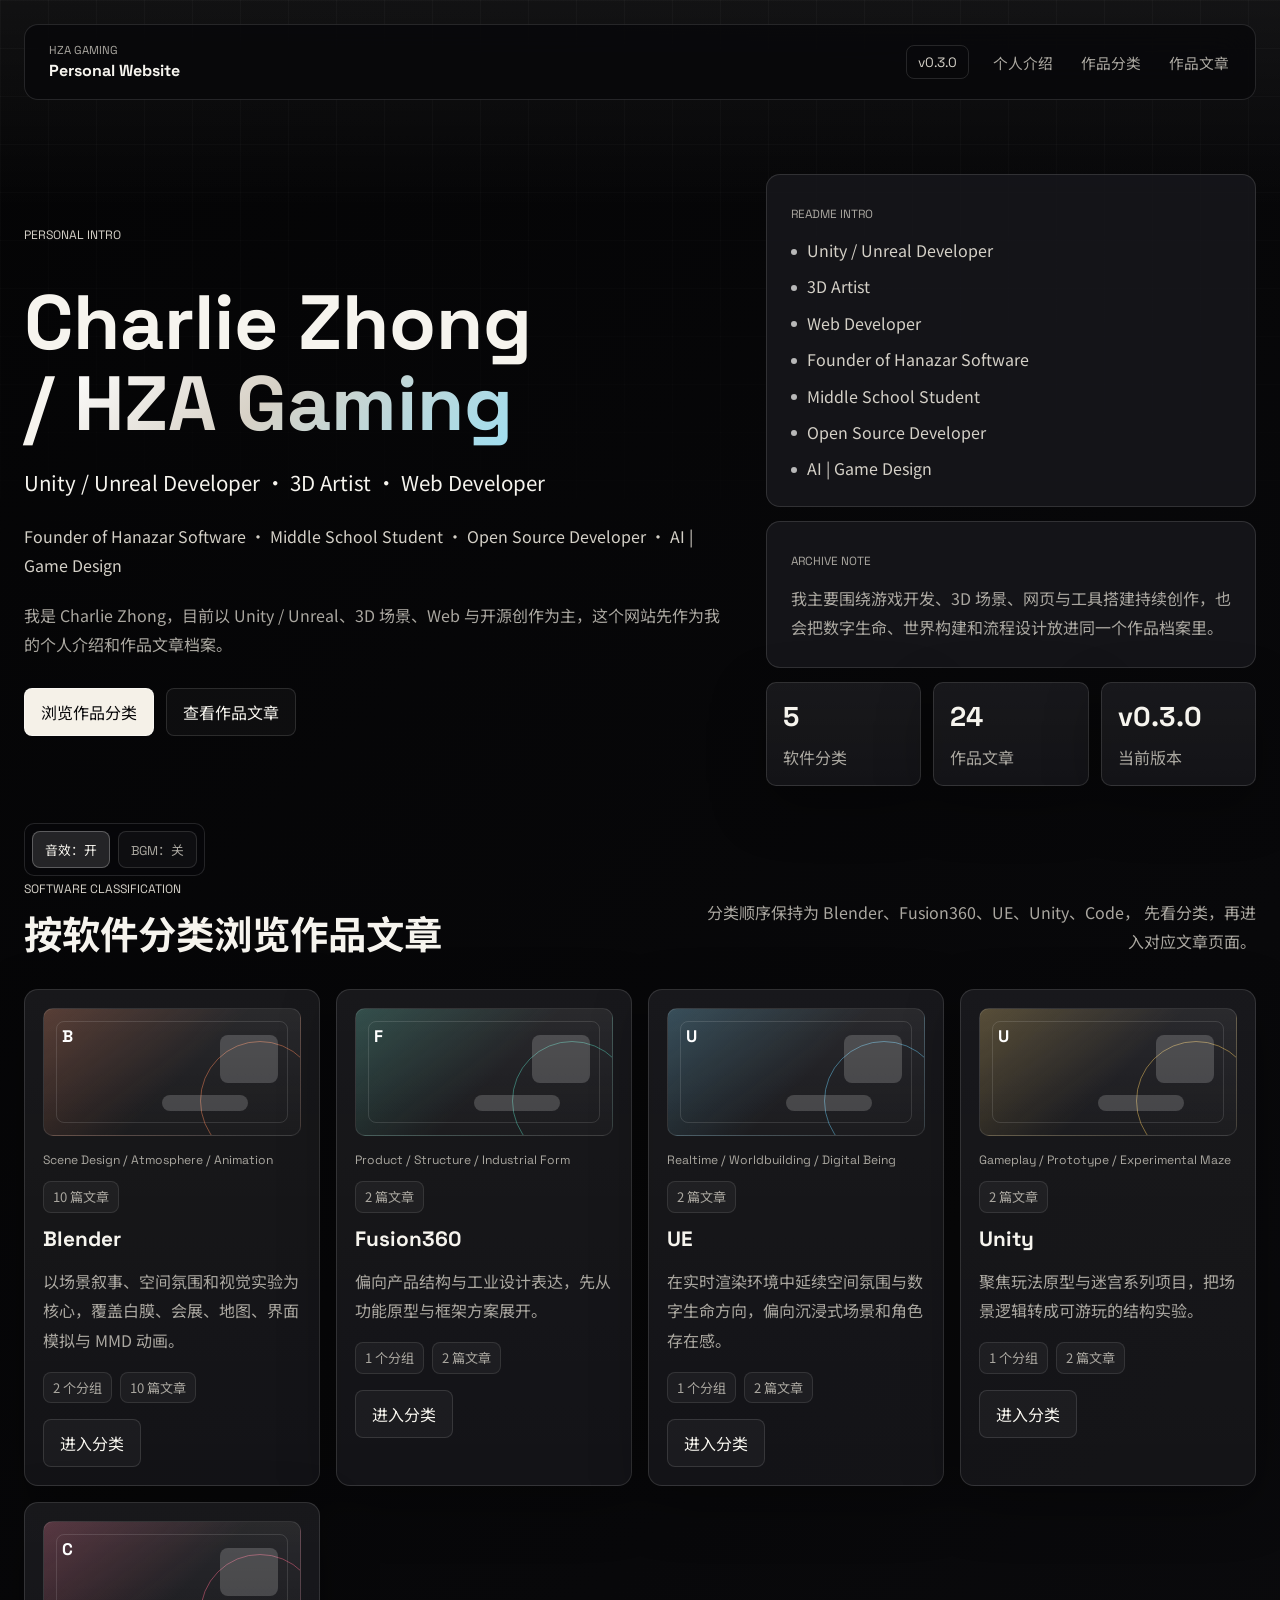
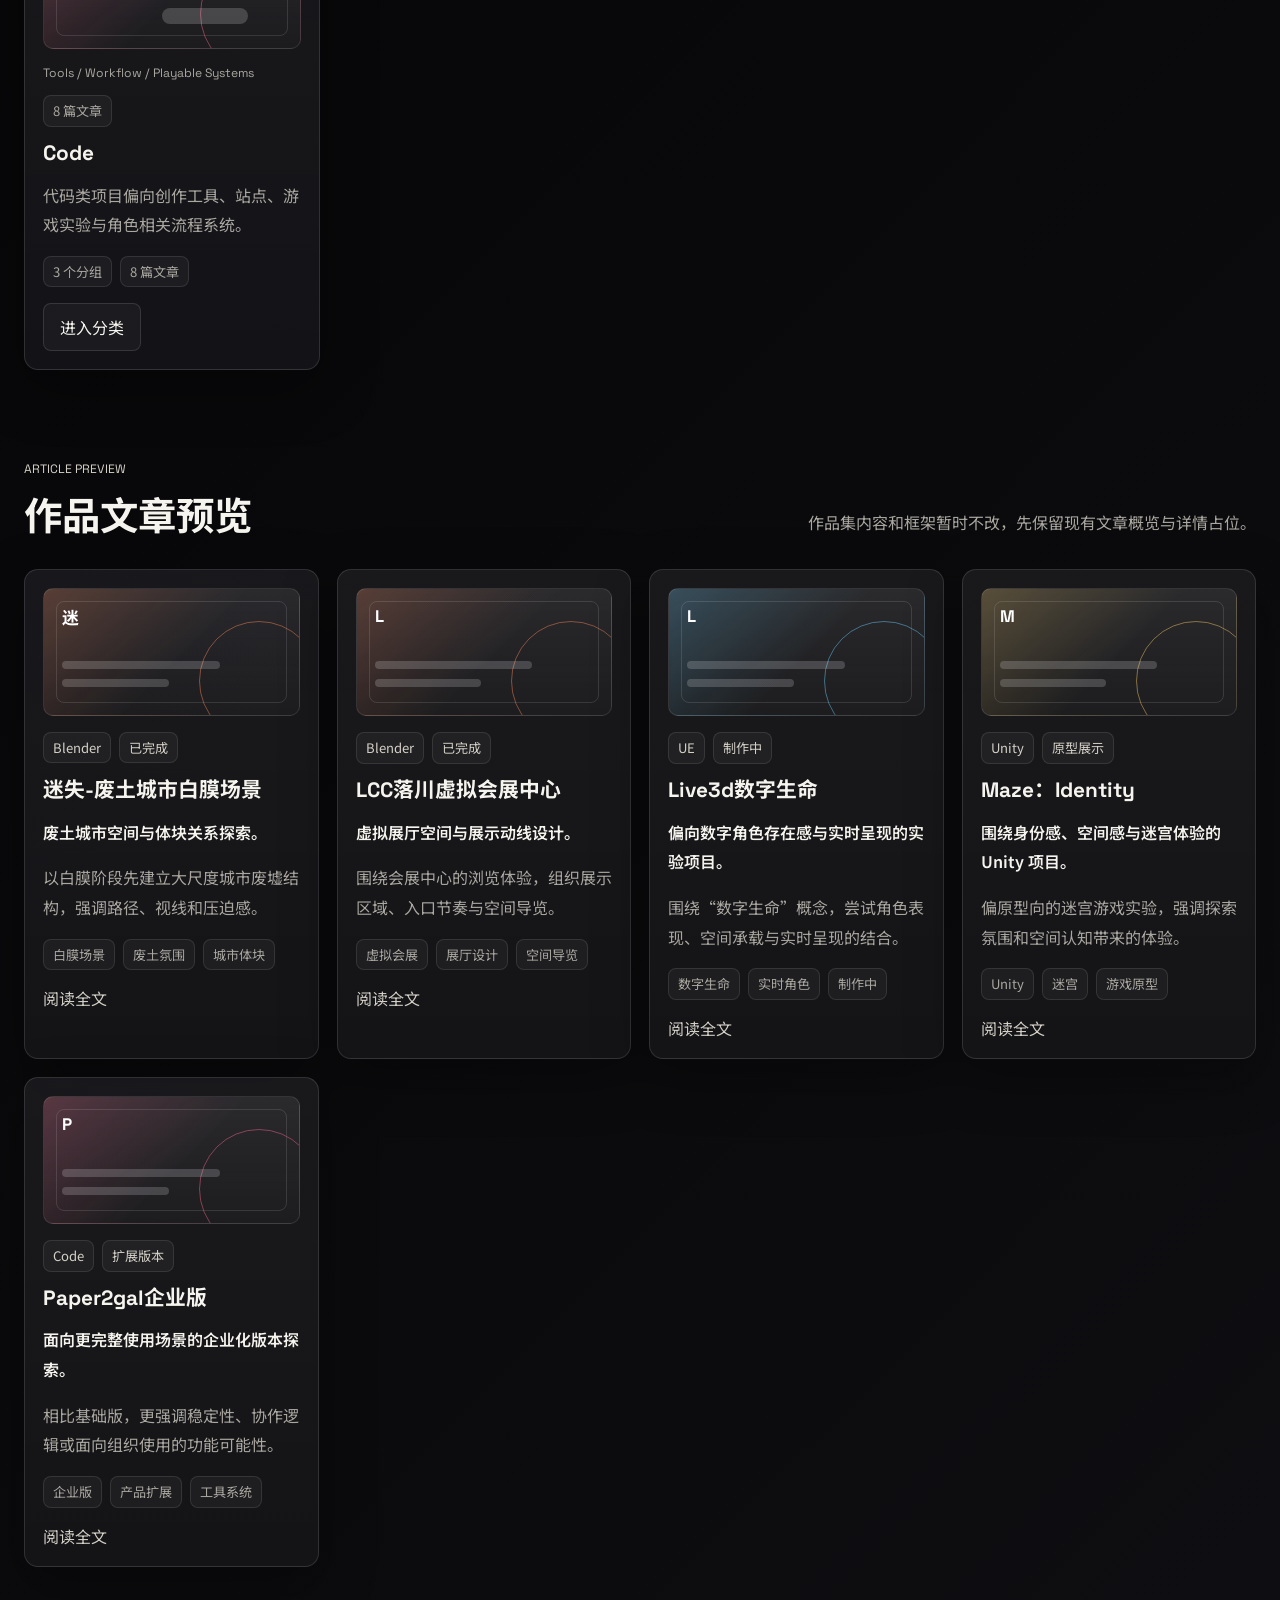
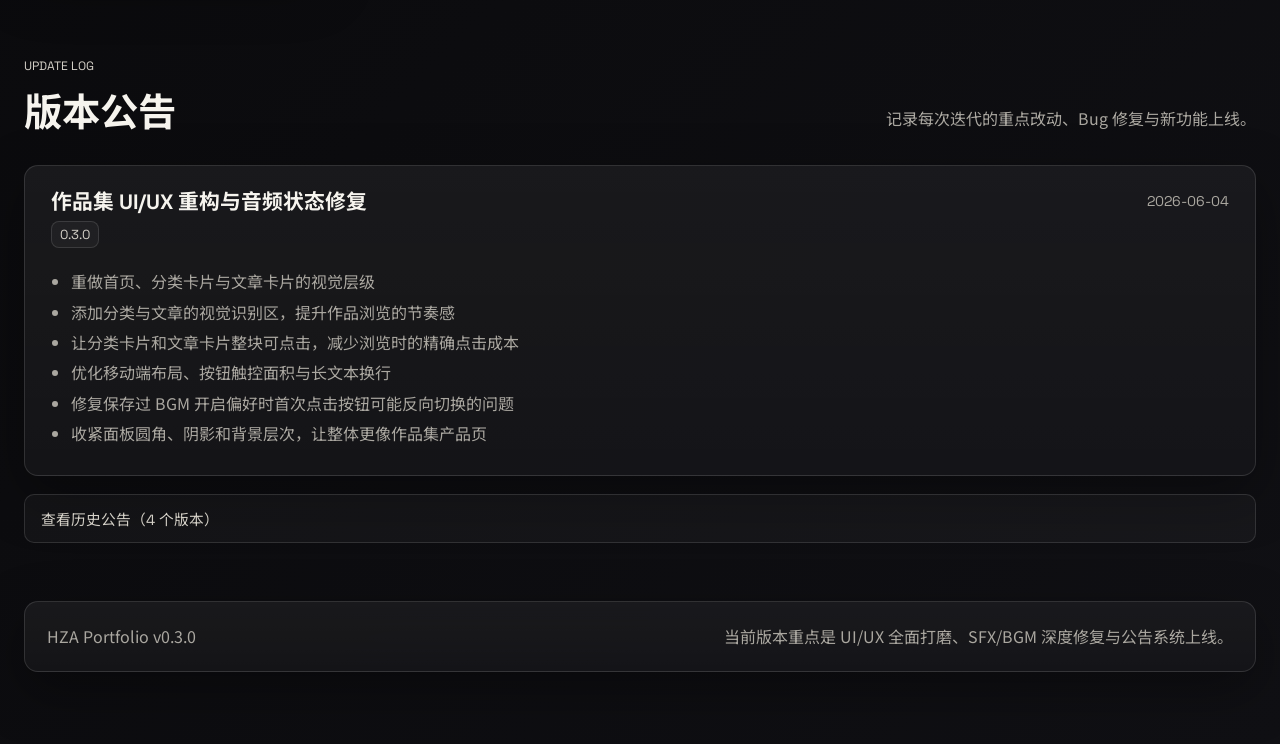
<file: index.html>
<!DOCTYPE html>
<html lang="zh-CN">
  <head>
    <meta charset="UTF-8" />
    <meta name="viewport" content="width=device-width, initial-scale=1.0" />
    <title>HZA Portfolio</title>
    <meta
      name="description"
      content="HZA Gaming 黑白风个人网站首页，先展示个人介绍，再按 Blender、Fusion360、UE、Unity 与 Code 分类浏览作品文章。"
    />
    <link rel="preconnect" href="https://fonts.googleapis.com" />
    <link rel="preconnect" href="https://fonts.gstatic.com" crossorigin />
    <link
      href="https://fonts.googleapis.com/css2?family=Noto+Sans+SC:wght@400;500;700;800&family=Space+Grotesk:wght@400;500;700&display=swap"
      rel="stylesheet"
    />
    <link rel="stylesheet" href="styles.css" />
    <script>
      (function () {
        var t = setTimeout(function () {
          var loader = document.querySelector('[data-role="page-loader"]');
          if (loader) {
            loader.classList.add("is-hidden");
            setTimeout(function () {
              loader.style.display = "none";
            }, 500);
          }
        }, 8000);
        window.__hideLoaderTimeout = t;
      })();
    </script>
  </head>
  <body data-page="home">
    <div class="page-loader" data-role="page-loader" aria-hidden="true">
      <div class="page-loader__spinner"></div>
    </div>

    <div class="scroll-progress" data-role="scroll-progress" aria-hidden="true"></div>

    <div class="site-shell">
      <header class="topbar">
        <a class="brand-mark" href="index.html">
          <span class="brand-mark__kicker">HZA GAMING</span>
          <span class="brand-mark__title">Personal Website</span>
        </a>
        <div class="topbar__meta">
          <span class="version-badge" data-role="version-badge"></span>
          <nav class="topbar__nav">
            <a href="#intro">个人介绍</a>
            <a href="#software">作品分类</a>
            <a href="#featured">作品文章</a>
          </nav>
        </div>
      </header>

      <main>
        <section class="intro-hero panel" id="intro" data-reveal>
          <div class="intro-hero__copy">
            <p class="eyebrow">PERSONAL INTRO</p>
            <h1 data-role="home-title"></h1>
            <p class="intro-hero__lead" data-role="home-lead"></p>
            <p class="intro-hero__tagline" data-role="home-tagline"></p>
            <p class="intro-hero__text" data-role="home-summary"></p>

            <div class="hero__actions">
              <a class="button-primary" href="#software">浏览作品分类</a>
              <a class="button-secondary" href="#featured">查看作品文章</a>
            </div>
          </div>

          <aside class="intro-hero__side">
            <div class="info-block">
              <span class="info-label">README INTRO</span>
              <ul class="profile-list" data-role="profile-list"></ul>
            </div>
            <div class="info-block">
              <span class="info-label">ARCHIVE NOTE</span>
              <p data-role="profile-focus"></p>
            </div>
            <div class="metric-row" data-role="archive-metrics"></div>
          </aside>
        </section>

        <section class="section section--airy" id="software" data-reveal>
          <div class="section-heading">
            <div>
              <p class="eyebrow">SOFTWARE CLASSIFICATION</p>
              <h2>按软件分类浏览作品文章</h2>
            </div>
            <p class="section-heading__text">
              分类顺序保持为 Blender、Fusion360、UE、Unity、Code，
              先看分类，再进入对应文章页面。
            </p>
          </div>

          <div class="software-grid" data-role="category-grid"></div>
        </section>

        <section class="section section--airy" id="featured" data-reveal>
          <div class="section-heading">
            <div>
              <p class="eyebrow">ARTICLE PREVIEW</p>
              <h2>作品文章预览</h2>
            </div>
            <p class="section-heading__text">
              作品集内容和框架暂时不改，先保留现有文章概览与详情占位。
            </p>
          </div>

          <div class="featured-grid" data-role="featured-grid"></div>
        </section>

        <section class="section section--airy" id="changelog" data-reveal>
          <div class="section-heading">
            <div>
              <p class="eyebrow">UPDATE LOG</p>
              <h2>版本公告</h2>
            </div>
            <p class="section-heading__text">
              记录每次迭代的重点改动、Bug 修复与新功能上线。
            </p>
          </div>
          <div class="changelog-panel" data-role="changelog-root"></div>
        </section>
      </main>

      <footer class="footer panel">
        <p data-role="footer-version"></p>
        <p>当前版本重点是 UI/UX 全面打磨、SFX/BGM 深度修复与公告系统上线。</p>
      </footer>
    </div>

    <button class="back-to-top" data-role="back-to-top" aria-label="回到顶部" title="回到顶部">
      <svg viewBox="0 0 24 24" fill="none" stroke="currentColor" stroke-width="2" stroke-linecap="round" stroke-linejoin="round" aria-hidden="true">
        <polyline points="18 15 12 9 6 15"></polyline>
      </svg>
    </button>

    <div class="audio-panel" data-role="audio-panel" role="group" aria-label="音频控制">
      <button data-role="audio-sfx-toggle" aria-pressed="true" title="切换音效">音效：开</button>
      <button data-role="audio-bgm-toggle" aria-pressed="false" title="切换背景音乐">BGM：关</button>
    </div>

    <script src="data.js"></script>
    <script src="app.js"></script>
  </body>
</html>
</file>
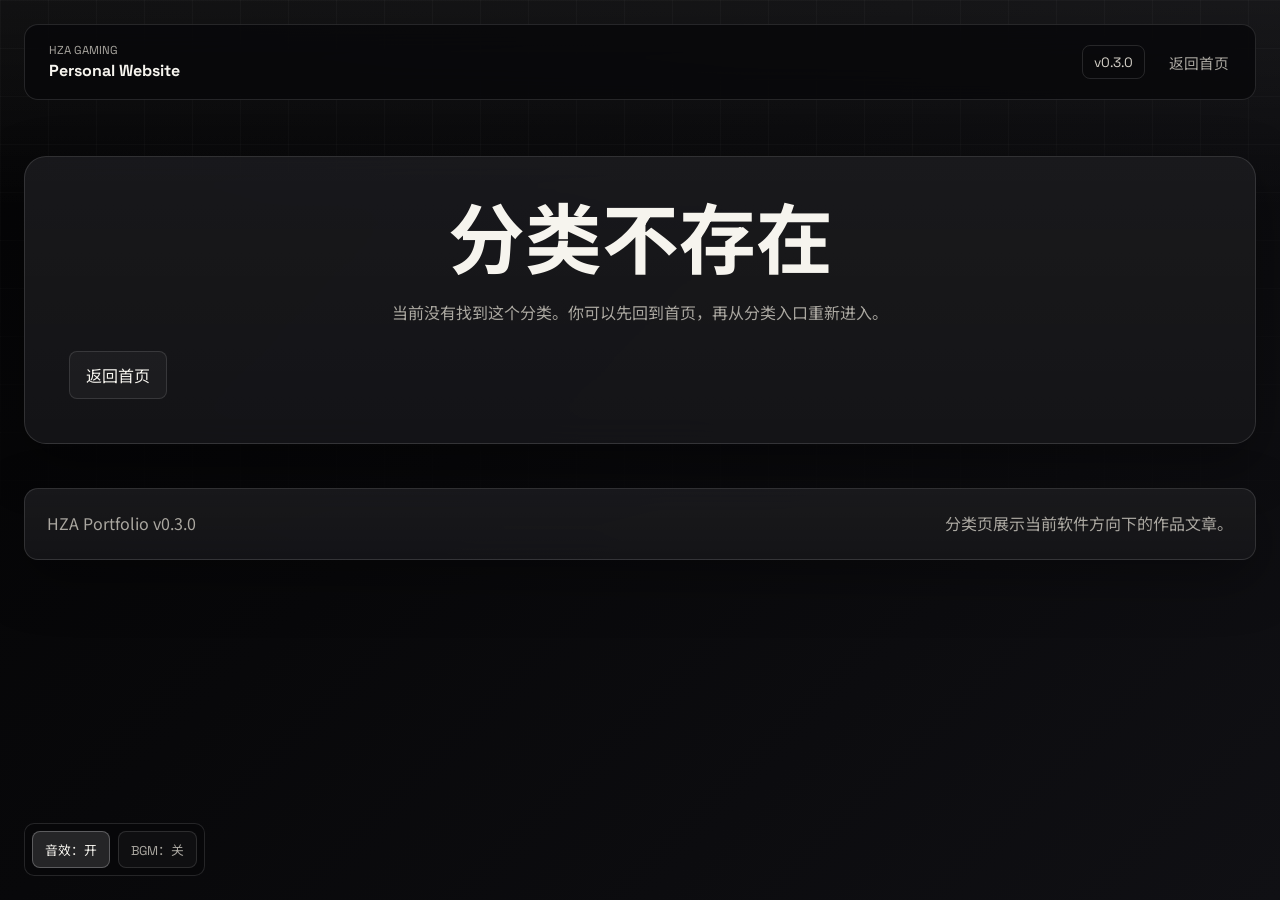
<file: category.html>
<!DOCTYPE html>
<html lang="zh-CN">
  <head>
    <meta charset="UTF-8" />
    <meta name="viewport" content="width=device-width, initial-scale=1.0" />
    <title>分类作品集 | HZA Portfolio</title>
    <meta
      name="description"
      content="HZA Gaming 黑白风分类页，展示各软件方向下的作品文章概览。"
    />
    <link rel="preconnect" href="https://fonts.googleapis.com" />
    <link rel="preconnect" href="https://fonts.gstatic.com" crossorigin />
    <link
      href="https://fonts.googleapis.com/css2?family=Noto+Sans+SC:wght@400;500;700;800&family=Space+Grotesk:wght@400;500;700&display=swap"
      rel="stylesheet"
    />
    <link rel="stylesheet" href="styles.css" />
    <script>
      (function () {
        var t = setTimeout(function () {
          var loader = document.querySelector('[data-role="page-loader"]');
          if (loader) {
            loader.classList.add("is-hidden");
            setTimeout(function () {
              loader.style.display = "none";
            }, 500);
          }
        }, 8000);
        window.__hideLoaderTimeout = t;
      })();
    </script>
  </head>
  <body data-page="category">
    <div class="page-loader" data-role="page-loader" aria-hidden="true">
      <div class="page-loader__spinner"></div>
    </div>

    <div class="scroll-progress" data-role="scroll-progress" aria-hidden="true"></div>

    <div class="site-shell">
      <header class="topbar">
        <a class="brand-mark" href="index.html">
          <span class="brand-mark__kicker">HZA GAMING</span>
          <span class="brand-mark__title">Personal Website</span>
        </a>
        <div class="topbar__meta">
          <span class="version-badge" data-role="version-badge"></span>
          <nav class="topbar__nav">
            <a href="index.html">返回首页</a>
          </nav>
        </div>
      </header>

      <main data-role="category-root"></main>

      <footer class="footer panel">
        <p data-role="footer-version"></p>
        <p>分类页展示当前软件方向下的作品文章。</p>
      </footer>
    </div>

    <button class="back-to-top" data-role="back-to-top" aria-label="回到顶部" title="回到顶部">
      <svg viewBox="0 0 24 24" fill="none" stroke="currentColor" stroke-width="2" stroke-linecap="round" stroke-linejoin="round" aria-hidden="true">
        <polyline points="18 15 12 9 6 15"></polyline>
      </svg>
    </button>

    <div class="audio-panel" data-role="audio-panel" role="group" aria-label="音频控制">
      <button data-role="audio-sfx-toggle" aria-pressed="true" title="切换音效">音效：开</button>
      <button data-role="audio-bgm-toggle" aria-pressed="false" title="切换背景音乐">BGM：关</button>
    </div>

    <script src="data.js"></script>
    <script src="app.js"></script>
  </body>
</html>
</file>
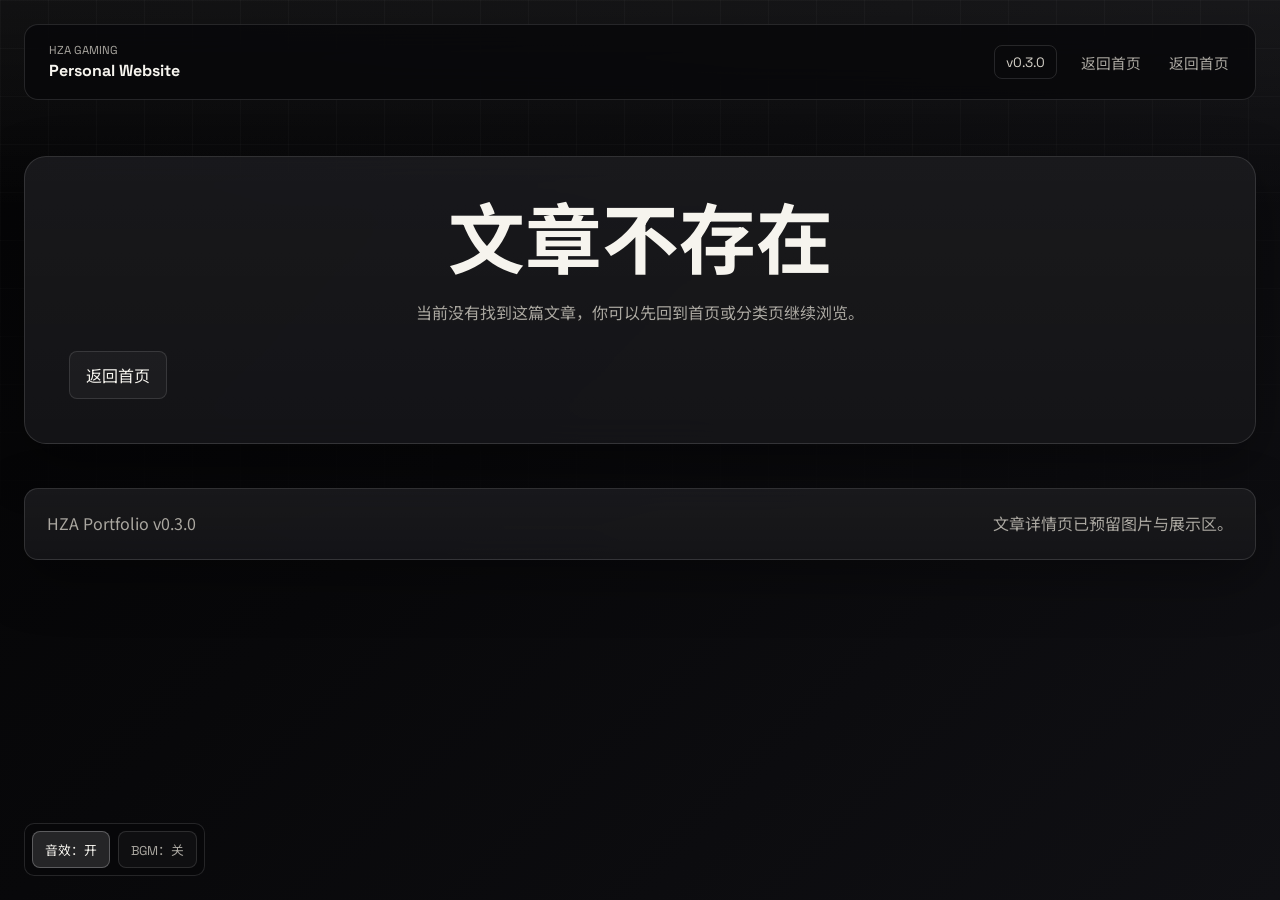
<file: project.html>
<!DOCTYPE html>
<html lang="zh-CN">
  <head>
    <meta charset="UTF-8" />
    <meta name="viewport" content="width=device-width, initial-scale=1.0" />
    <title>文章详情 | HZA Portfolio</title>
    <meta
      name="description"
      content="HZA Gaming 黑白风文章详情页，包含文章简介、标签与图片占位。"
    />
    <link rel="preconnect" href="https://fonts.googleapis.com" />
    <link rel="preconnect" href="https://fonts.gstatic.com" crossorigin />
    <link
      href="https://fonts.googleapis.com/css2?family=Noto+Sans+SC:wght@400;500;700;800&family=Space+Grotesk:wght@400;500;700&display=swap"
      rel="stylesheet"
    />
    <link rel="stylesheet" href="styles.css" />
    <script>
      (function () {
        var t = setTimeout(function () {
          var loader = document.querySelector('[data-role="page-loader"]');
          if (loader) {
            loader.classList.add("is-hidden");
            setTimeout(function () {
              loader.style.display = "none";
            }, 500);
          }
        }, 8000);
        window.__hideLoaderTimeout = t;
      })();
    </script>
  </head>
  <body data-page="project">
    <div class="page-loader" data-role="page-loader" aria-hidden="true">
      <div class="page-loader__spinner"></div>
    </div>

    <div class="scroll-progress" data-role="scroll-progress" aria-hidden="true"></div>

    <div class="site-shell">
      <header class="topbar">
        <a class="brand-mark" href="index.html">
          <span class="brand-mark__kicker">HZA GAMING</span>
          <span class="brand-mark__title">Personal Website</span>
        </a>
        <div class="topbar__meta">
          <span class="version-badge" data-role="version-badge"></span>
          <nav class="topbar__nav">
            <a href="index.html">返回首页</a>
            <a href="category.html" data-role="context-back-link">返回分类</a>
          </nav>
        </div>
      </header>

      <main data-role="project-root"></main>

      <footer class="footer panel">
        <p data-role="footer-version"></p>
        <p>文章详情页已预留图片与展示区。</p>
      </footer>
    </div>

    <button class="back-to-top" data-role="back-to-top" aria-label="回到顶部" title="回到顶部">
      <svg viewBox="0 0 24 24" fill="none" stroke="currentColor" stroke-width="2" stroke-linecap="round" stroke-linejoin="round" aria-hidden="true">
        <polyline points="18 15 12 9 6 15"></polyline>
      </svg>
    </button>

    <div class="audio-panel" data-role="audio-panel" role="group" aria-label="音频控制">
      <button data-role="audio-sfx-toggle" aria-pressed="true" title="切换音效">音效：开</button>
      <button data-role="audio-bgm-toggle" aria-pressed="false" title="切换背景音乐">BGM：关</button>
    </div>

    <script src="data.js"></script>
    <script src="app.js"></script>
  </body>
</html>
</file>
<file: styles.css>
:root {
  --bg: #050506;
  --bg-soft: #0d0d10;
  --surface: rgba(17, 17, 20, 0.88);
  --surface-soft: rgba(23, 23, 27, 0.9);
  --surface-strong: rgba(31, 31, 36, 0.94);
  --line: rgba(255, 255, 255, 0.12);
  --line-strong: rgba(255, 255, 255, 0.22);
  --text: #f6f4ee;
  --muted: #aaa7a0;
  --muted-strong: #d4d0c7;
  --accent: #ffffff;
  --accent-soft: #b8b8b8;
  --shadow: 0 18px 54px rgba(0, 0, 0, 0.34);
  --radius-xl: 22px;
  --radius-lg: 14px;
  --radius-md: 10px;
  --radius-sm: 8px;
  --max-width: 1320px;
  --font-display: "Space Grotesk", "Noto Sans SC", sans-serif;
  --font-body: "Noto Sans SC", sans-serif;
}

*,
*::before,
*::after {
  box-sizing: border-box;
}

html {
  scroll-behavior: smooth;
  scrollbar-width: thin;
  scrollbar-color: rgba(255, 255, 255, 0.22) var(--bg);
}

body {
  margin: 0;
  min-height: 100vh;
  color: var(--text);
  font-family: var(--font-body);
  background:
    linear-gradient(180deg, rgba(255, 255, 255, 0.055), transparent 210px),
    linear-gradient(135deg, #040405 0%, #08080a 42%, #101014 100%);
  overflow-x: hidden;
}

body::before {
  content: "";
  position: fixed;
  inset: 0;
  z-index: 0;
  background-image:
    linear-gradient(rgba(255, 255, 255, 0.035) 1px, transparent 1px),
    linear-gradient(90deg, rgba(255, 255, 255, 0.035) 1px, transparent 1px);
  background-size: 48px 48px;
  -webkit-mask-image: linear-gradient(to bottom, rgba(0, 0, 0, 0.8), transparent 70%);
  mask-image: linear-gradient(to bottom, rgba(0, 0, 0, 0.8), transparent 70%);
  pointer-events: none;
}

a {
  color: inherit;
  text-decoration: none;
}

img {
  max-width: 100%;
  display: block;
}

button,
input,
textarea,
select {
  font: inherit;
}

::selection {
  background: rgba(255, 255, 255, 0.2);
  color: #ffffff;
}

::-webkit-scrollbar {
  width: 8px;
  height: 8px;
}

::-webkit-scrollbar-track {
  background: var(--bg);
}

::-webkit-scrollbar-thumb {
  background: rgba(255, 255, 255, 0.16);
  border-radius: 8px;
}

::-webkit-scrollbar-thumb:hover {
  background: rgba(255, 255, 255, 0.3);
}

a:focus-visible,
button:focus-visible,
input:focus-visible,
textarea:focus-visible,
select:focus-visible {
  outline: 2px solid rgba(255, 255, 255, 0.55);
  outline-offset: 3px;
  border-radius: var(--radius-sm);
}

.site-shell {
  position: relative;
  z-index: 1;
  width: min(calc(100% - 48px), var(--max-width));
  margin: 0 auto;
  padding: 24px 0 72px;
}

.panel {
  background:
    linear-gradient(180deg, rgba(255, 255, 255, 0.045), rgba(255, 255, 255, 0.018)),
    var(--surface);
  border: 1px solid var(--line);
  box-shadow: var(--shadow);
  -webkit-backdrop-filter: blur(16px);
  backdrop-filter: blur(16px);
}

.intro-hero.panel,
.category-hero.panel,
.project-hero.panel {
  background: transparent;
  border: 0;
  box-shadow: none;
  -webkit-backdrop-filter: none;
  backdrop-filter: none;
}

.topbar {
  display: flex;
  align-items: center;
  justify-content: space-between;
  gap: 24px;
  padding: 14px 16px;
  margin-bottom: 56px;
  border-radius: var(--radius-lg);
  border: 1px solid var(--line);
  background: rgba(8, 8, 10, 0.82);
  -webkit-backdrop-filter: blur(18px);
  backdrop-filter: blur(18px);
  position: sticky;
  top: 12px;
  z-index: 20;
}

.brand-mark {
  display: inline-flex;
  flex-direction: column;
  gap: 3px;
  padding: 4px 8px;
}

.brand-mark__kicker {
  color: var(--muted);
  font-size: 0.72rem;
  letter-spacing: 0;
  font-family: var(--font-display);
}

.brand-mark__title {
  font-size: 1rem;
  font-family: var(--font-display);
  font-weight: 700;
  letter-spacing: 0;
}

.topbar__meta {
  display: flex;
  align-items: center;
  gap: 14px;
}

.version-badge {
  display: inline-flex;
  align-items: center;
  justify-content: center;
  min-height: 34px;
  padding: 7px 11px;
  border-radius: var(--radius-sm);
  border: 1px solid var(--line);
  color: var(--muted-strong);
  font-size: 0.85rem;
  letter-spacing: 0;
  font-family: var(--font-display);
}

.topbar__nav {
  display: flex;
  align-items: center;
  gap: 8px;
  color: var(--muted);
  font-size: 0.92rem;
}

.topbar__nav a {
  position: relative;
  min-height: 34px;
  display: inline-flex;
  align-items: center;
  padding: 6px 10px;
  border-radius: var(--radius-sm);
  transition:
    color 180ms ease,
    background 180ms ease;
}

.topbar__nav a:hover,
.topbar__nav a.is-active {
  color: var(--text);
  background: rgba(255, 255, 255, 0.07);
}

main {
  display: grid;
  gap: 88px;
}

h1,
h2,
h3,
h4 {
  margin: 0;
  font-family: var(--font-display);
  line-height: 1.05;
  letter-spacing: 0;
  text-wrap: balance;
}

h1 {
  font-size: clamp(3rem, 6vw, 6.5rem);
}

h2 {
  font-size: clamp(1.8rem, 3vw, 3rem);
}

h3 {
  font-size: 1.3rem;
}

h4 {
  font-size: 1.05rem;
}

p {
  margin: 0;
  color: var(--muted);
  line-height: 1.85;
}

.eyebrow {
  margin: 0 0 16px;
  color: var(--muted-strong);
  font-size: 0.76rem;
  letter-spacing: 0;
  font-family: var(--font-display);
}

.text-gradient {
  color: #ffffff;
  background: linear-gradient(135deg, #ffffff, #d7d1c6 44%, #9fdef0 100%);
  -webkit-background-clip: text;
  background-clip: text;
  -webkit-text-fill-color: transparent;
}

.intro-hero,
.category-hero,
.project-hero,
.footer,
.empty-state {
  border-radius: var(--radius-xl);
}

.intro-hero {
  display: grid;
  grid-template-columns: minmax(0, 1.18fr) minmax(320px, 0.82fr);
  gap: 36px;
  padding: 18px 0 4px;
}

.intro-hero__copy {
  display: grid;
  gap: 20px;
  align-content: center;
  min-height: 520px;
}

.intro-hero__lead {
  font-size: clamp(1.05rem, 1.6vw, 1.28rem);
  color: var(--text);
}

.intro-hero__tagline {
  color: var(--muted-strong);
  font-size: 1rem;
}

.intro-hero__text {
  max-width: 760px;
}

.intro-hero__side {
  display: grid;
  gap: 14px;
  align-content: start;
}

.info-block {
  padding: 24px;
  border-radius: var(--radius-lg);
  background: var(--surface-soft);
  border: 1px solid var(--line);
}

.info-label {
  display: inline-block;
  margin-bottom: 16px;
  color: var(--muted);
  font-size: 0.74rem;
  letter-spacing: 0;
  font-family: var(--font-display);
}

.profile-list {
  list-style: none;
  margin: 0;
  padding: 0;
  display: grid;
  gap: 10px;
}

.profile-list li {
  position: relative;
  padding-left: 16px;
  color: var(--muted-strong);
  line-height: 1.65;
}

.profile-list li::before {
  content: "";
  position: absolute;
  left: 0;
  top: 0.72em;
  width: 6px;
  height: 6px;
  border-radius: 50%;
  background: var(--accent-soft);
}

.hero__actions {
  display: flex;
  flex-wrap: wrap;
  gap: 12px;
  margin-top: 8px;
}

.button-primary,
.button-secondary,
.card-link,
.chip-link,
.text-link {
  display: inline-flex;
  align-items: center;
  justify-content: center;
  min-height: 44px;
  padding: 11px 16px;
  border-radius: var(--radius-sm);
  border: 1px solid var(--line);
  transition:
    transform 180ms ease,
    background 180ms ease,
    color 180ms ease,
    border-color 180ms ease;
}

.button-primary {
  background: #f5f1e8;
  color: #08080a;
  border-color: rgba(255, 255, 255, 0.4);
}

.button-secondary,
.card-link,
.chip-link {
  background: rgba(255, 255, 255, 0.035);
  color: var(--text);
}

.text-link {
  min-height: auto;
  padding: 0;
  border: 0;
  border-radius: 0;
  color: var(--muted-strong);
  justify-content: start;
}

.button-primary:hover,
.button-secondary:hover,
.card-link:hover,
.chip-link:hover,
.text-link:hover,
.software-card:hover,
.project-card:hover {
  transform: translateY(-3px);
}

.button-primary:hover,
.button-secondary:hover,
.card-link:hover,
.chip-link:hover {
  background: #ffffff;
  color: #08080a;
  border-color: rgba(255, 255, 255, 0.48);
}

.text-link:hover {
  color: #ffffff;
}

.metric-row {
  display: grid;
  grid-template-columns: repeat(3, minmax(0, 1fr));
  gap: 12px;
}

.metric-card {
  border-radius: var(--radius-md);
  padding: 16px;
  min-height: 104px;
  display: grid;
  align-content: space-between;
}

.metric-card strong {
  font-size: 1.7rem;
  font-family: var(--font-display);
  color: var(--text);
}

.metric-card span {
  color: var(--muted);
  line-height: 1.5;
}

.section {
  display: grid;
  gap: 28px;
}

.section--airy {
  gap: 32px;
}

.section--compact {
  gap: 24px;
}

.section-heading {
  display: flex;
  align-items: end;
  justify-content: space-between;
  gap: 24px;
}

.section-heading--tight {
  align-items: start;
}

.section-heading__text {
  max-width: 560px;
  text-align: right;
}

.software-grid {
  display: grid;
  grid-template-columns: repeat(auto-fit, minmax(235px, 1fr));
  gap: 16px;
}

.featured-grid,
.project-grid {
  display: grid;
  grid-template-columns: repeat(auto-fit, minmax(280px, 1fr));
  gap: 18px;
}

.software-card,
.project-card {
  position: relative;
  overflow: hidden;
  min-height: 360px;
  padding: 18px;
  border-radius: var(--radius-lg);
  display: grid;
  gap: 16px;
  align-content: start;
  transition:
    transform 180ms ease,
    border-color 180ms ease,
    background 180ms ease;
  cursor: pointer;
}

.software-card:hover,
.project-card:hover,
.software-card:focus-within,
.project-card:focus-within {
  border-color: color-mix(in srgb, var(--card-accent, #ffffff) 45%, var(--line));
  background:
    linear-gradient(180deg, rgba(255, 255, 255, 0.06), rgba(255, 255, 255, 0.024)),
    var(--surface-strong);
}

.software-card:focus-within,
.project-card:focus-within {
  outline: 2px solid rgba(255, 255, 255, 0.35);
  outline-offset: 3px;
}

.software-card__visual,
.project-card__visual {
  position: relative;
  min-height: 128px;
  border-radius: var(--radius-md);
  border: 1px solid rgba(255, 255, 255, 0.1);
  background:
    linear-gradient(135deg, rgba(255, 255, 255, 0.08), transparent 54%),
    linear-gradient(180deg, rgba(255, 255, 255, 0.08), rgba(255, 255, 255, 0.025));
  background:
    linear-gradient(135deg, color-mix(in srgb, var(--card-accent, #ffffff) 22%, transparent), transparent 54%),
    linear-gradient(180deg, rgba(255, 255, 255, 0.08), rgba(255, 255, 255, 0.025));
  overflow: hidden;
}

.software-card__visual::before,
.project-card__visual::before {
  content: "";
  position: absolute;
  inset: 12px;
  border: 1px solid rgba(255, 255, 255, 0.12);
  border-radius: var(--radius-sm);
}

.software-card__visual::after,
.project-card__visual::after {
  content: "";
  position: absolute;
  right: -20px;
  bottom: -26px;
  width: 120px;
  height: 120px;
  border-radius: 50%;
  border: 1px solid color-mix(in srgb, var(--card-accent, #ffffff) 45%, transparent);
}

.visual-token {
  position: absolute;
  left: 18px;
  top: 16px;
  z-index: 1;
  color: #ffffff;
  font-family: var(--font-display);
  font-size: 1.05rem;
  font-weight: 700;
}

.visual-stack,
.visual-line {
  position: absolute;
  z-index: 1;
  display: block;
  border-radius: var(--radius-sm);
  background: rgba(255, 255, 255, 0.18);
}

.visual-stack--a {
  right: 22px;
  top: 26px;
  width: 58px;
  height: 48px;
}

.visual-stack--b {
  right: 52px;
  bottom: 24px;
  width: 86px;
  height: 16px;
}

.visual-line {
  left: 18px;
  bottom: 28px;
  width: 42%;
  height: 8px;
}

.visual-line--wide {
  bottom: 46px;
  width: 62%;
}

.software-card__header,
.software-card__stats,
.project-card__meta,
.inline-nav,
.tag-list {
  display: flex;
  flex-wrap: wrap;
  gap: 8px;
}

.software-card__header {
  justify-content: space-between;
  align-items: center;
  gap: 12px;
}

.software-card__kicker {
  color: var(--muted);
  font-size: 0.76rem;
  letter-spacing: 0;
  font-family: var(--font-display);
  line-height: 1.45;
}

.software-card__stats span,
.soft-badge,
.status-badge,
.tag {
  display: inline-flex;
  align-items: center;
  justify-content: center;
  min-height: 30px;
  padding: 6px 9px;
  border-radius: var(--radius-sm);
  border: 1px solid rgba(255, 255, 255, 0.1);
  background: rgba(255, 255, 255, 0.04);
  color: var(--muted);
  font-size: 0.82rem;
  line-height: 1.35;
}

.soft-badge,
.status-badge {
  color: var(--muted-strong);
}

.project-card__subtitle,
.project-hero__subtitle {
  color: var(--text);
  font-weight: 600;
}

.project-card p,
.software-card p {
  overflow-wrap: anywhere;
}

.card-link {
  width: fit-content;
  margin-top: auto;
}

.software-card .card-link,
.project-card .text-link {
  position: relative;
  z-index: 2;
}

.software-card .card-link::after,
.project-card .text-link::after {
  content: "";
  position: absolute;
  inset: -360px -32px -32px;
}

.category-hero,
.project-hero {
  padding: 10px 0 0;
  position: relative;
  overflow: visible;
}

.category-hero__layout,
.project-hero__header {
  display: grid;
  grid-template-columns: minmax(0, 1.08fr) minmax(320px, 0.92fr);
  gap: 24px;
  align-items: start;
}

.category-hero__text,
.project-hero__text {
  max-width: 820px;
  margin-top: 16px;
}

.metric-row--compact .metric-card {
  min-height: 98px;
}

.breadcrumb {
  display: flex;
  flex-wrap: wrap;
  gap: 8px;
  margin-bottom: 18px;
  color: var(--muted);
  font-size: 0.94rem;
}

.chip-link--active {
  background: #ffffff;
  color: #08080a;
  border-color: rgba(255, 255, 255, 0.45);
}

.group-section {
  display: grid;
  gap: 22px;
}

.project-hero__meta,
.project-copy,
.placeholder-panel {
  border-radius: var(--radius-lg);
  padding: 24px;
}

.project-hero__meta {
  display: grid;
  gap: 14px;
  background: var(--surface-soft);
}

.meta-line {
  display: grid;
  gap: 4px;
}

.meta-line span {
  color: var(--muted);
  font-size: 0.86rem;
}

.meta-line strong {
  line-height: 1.55;
  overflow-wrap: anywhere;
}

.project-layout {
  display: grid;
  grid-template-columns: minmax(0, 0.92fr) minmax(340px, 1.08fr);
  gap: 20px;
}

.project-copy,
.placeholder-panel {
  display: grid;
  gap: 18px;
}

.detail-list {
  margin: 0;
  padding-left: 20px;
  color: var(--muted);
  line-height: 1.9;
}

.media-placeholder-grid {
  display: grid;
  grid-template-columns: repeat(3, minmax(0, 1fr));
  gap: 12px;
}

.media-placeholder {
  min-height: 178px;
  border-radius: var(--radius-md);
  border: 1px dashed rgba(255, 255, 255, 0.18);
  background:
    linear-gradient(135deg, color-mix(in srgb, var(--accent) 16%, transparent), rgba(255, 255, 255, 0.02)),
    repeating-linear-gradient(
      135deg,
      rgba(255, 255, 255, 0.025),
      rgba(255, 255, 255, 0.025) 14px,
      rgba(255, 255, 255, 0.045) 14px,
      rgba(255, 255, 255, 0.045) 28px
    );
  display: grid;
  place-items: center;
  padding: 16px;
  text-align: center;
  color: var(--muted-strong);
  overflow-wrap: anywhere;
}

.media-placeholder--hero {
  min-height: 300px;
}

.footer {
  margin-top: 44px;
  padding: 20px 22px;
  display: flex;
  align-items: center;
  justify-content: space-between;
  gap: 18px;
  border-radius: var(--radius-lg);
}

.empty-state {
  padding: 44px;
  display: grid;
  gap: 16px;
  text-align: center;
}

.reveal {
  opacity: 0;
  transform: translateY(22px);
  filter: blur(8px);
  transition:
    opacity 620ms ease,
    transform 620ms ease,
    filter 620ms ease;
  transition-delay: var(--reveal-delay, 0ms);
}

.reveal.is-visible {
  opacity: 1;
  transform: translateY(0);
  filter: blur(0);
}

.page-loader {
  position: fixed;
  inset: 0;
  z-index: 100;
  background: var(--bg);
  display: grid;
  place-items: center;
  transition:
    opacity 400ms ease,
    visibility 400ms ease;
}

.page-loader.is-hidden {
  opacity: 0;
  visibility: hidden;
  pointer-events: none;
}

.page-loader__spinner {
  width: 40px;
  height: 40px;
  border: 2px solid rgba(255, 255, 255, 0.08);
  border-top-color: var(--text);
  border-radius: 50%;
  animation: spin 0.9s linear infinite;
}

@keyframes spin {
  to {
    transform: rotate(360deg);
  }
}

.scroll-progress {
  position: fixed;
  top: 0;
  left: 0;
  height: 2px;
  width: 0%;
  background: linear-gradient(90deg, var(--accent-soft), var(--accent));
  z-index: 50;
}

.back-to-top {
  position: fixed;
  right: 24px;
  bottom: 24px;
  z-index: 40;
  width: 46px;
  height: 46px;
  border-radius: 50%;
  border: 1px solid var(--line);
  background: rgba(8, 8, 10, 0.84);
  -webkit-backdrop-filter: blur(12px);
  backdrop-filter: blur(12px);
  color: var(--text);
  display: grid;
  place-items: center;
  cursor: pointer;
  opacity: 0;
  transform: translateY(12px);
  transition:
    opacity 260ms ease,
    transform 260ms ease,
    background 180ms ease;
  pointer-events: none;
}

.back-to-top.is-visible {
  opacity: 1;
  transform: translateY(0);
  pointer-events: auto;
}

.back-to-top:hover {
  background: rgba(255, 255, 255, 0.1);
}

.back-to-top svg {
  width: 20px;
  height: 20px;
}

.audio-panel {
  position: fixed;
  left: 24px;
  bottom: 24px;
  z-index: 40;
  display: flex;
  gap: 8px;
  padding: 7px;
  border-radius: var(--radius-md);
  border: 1px solid var(--line);
  background: rgba(8, 8, 10, 0.84);
  -webkit-backdrop-filter: blur(12px);
  backdrop-filter: blur(12px);
}

.audio-panel button {
  min-height: 36px;
  padding: 8px 12px;
  border-radius: var(--radius-sm);
  border: 1px solid var(--line);
  background: rgba(255, 255, 255, 0.035);
  color: var(--muted);
  font-size: 0.8rem;
  font-family: var(--font-display);
  letter-spacing: 0;
  cursor: pointer;
  transition:
    background 180ms ease,
    color 180ms ease,
    border-color 180ms ease;
}

.audio-panel button:hover {
  background: rgba(255, 255, 255, 0.09);
  color: var(--text);
}

.audio-panel button[aria-pressed="true"] {
  background: rgba(255, 255, 255, 0.12);
  color: var(--text);
  border-color: rgba(255, 255, 255, 0.26);
}

.audio-panel--unsupported {
  opacity: 0.72;
}

.audio-panel button:disabled {
  cursor: not-allowed;
  color: rgba(255, 255, 255, 0.38);
}

a[href^="http"]::after {
  content: "↗";
  display: inline-block;
  margin-left: 3px;
  font-size: 0.75em;
  opacity: 0.5;
  vertical-align: top;
}

.changelog-panel {
  display: grid;
  gap: 18px;
}

.changelog-current {
  padding: 26px;
  border-radius: var(--radius-lg);
}

.changelog-header {
  display: flex;
  align-items: start;
  justify-content: space-between;
  gap: 16px;
  margin-bottom: 18px;
  flex-wrap: wrap;
}

.changelog-header h3,
.changelog-header h4 {
  margin-bottom: 6px;
}

.changelog-version {
  display: inline-flex;
  align-items: center;
  padding: 4px 8px;
  border-radius: var(--radius-sm);
  border: 1px solid var(--line);
  background: rgba(255, 255, 255, 0.035);
  color: var(--muted-strong);
  font-size: 0.82rem;
  font-family: var(--font-display);
}

.changelog-date {
  color: var(--muted);
  font-size: 0.88rem;
  font-family: var(--font-display);
  white-space: nowrap;
}

.changelog-toggle {
  width: 100%;
  padding: 13px 16px;
  border-radius: var(--radius-md);
  border: 1px solid var(--line);
  background: rgba(255, 255, 255, 0.03);
  color: var(--muted-strong);
  font-family: var(--font-display);
  font-size: 0.92rem;
  cursor: pointer;
  transition:
    background 180ms ease,
    color 180ms ease;
  text-align: left;
}

.changelog-toggle:hover {
  background: rgba(255, 255, 255, 0.08);
  color: var(--text);
}

.changelog-history-list {
  display: grid;
  gap: 14px;
  margin-top: 14px;
  max-height: 0;
  overflow: hidden;
  transition: max-height 420ms ease;
}

.changelog-history-list.is-expanded {
  max-height: 2000px;
}

.changelog-entry {
  padding: 22px;
  border-radius: var(--radius-md);
}

@media (prefers-reduced-motion: reduce) {
  html {
    scroll-behavior: auto;
  }

  .reveal {
    transition: none;
    opacity: 1;
    transform: none;
    filter: none;
  }

  .page-loader__spinner {
    animation: none;
    border-top-color: rgba(255, 255, 255, 0.3);
  }

  .changelog-history-list {
    transition: none;
  }
}

@media (max-width: 1160px) {
  .intro-hero,
  .category-hero__layout,
  .project-hero__header,
  .project-layout {
    grid-template-columns: 1fr;
  }

  .intro-hero__copy {
    min-height: auto;
  }

  .metric-row,
  .metric-row--compact {
    grid-template-columns: repeat(2, minmax(0, 1fr));
  }
}

@media (max-width: 920px) {
  .site-shell {
    width: min(calc(100% - 32px), var(--max-width));
  }

  .section-heading {
    align-items: start;
    flex-direction: column;
  }

  .section-heading__text {
    text-align: left;
    max-width: none;
  }

  .topbar {
    align-items: start;
    flex-direction: column;
    margin-bottom: 44px;
  }

  .topbar__meta,
  .topbar__nav {
    flex-wrap: wrap;
  }
}

@media (max-width: 720px) {
  .site-shell {
    width: min(calc(100% - 24px), var(--max-width));
    padding-top: 14px;
  }

  main {
    gap: 64px;
  }

  h1 {
    font-size: clamp(2.4rem, 12vw, 4rem);
  }

  h2 {
    font-size: clamp(1.65rem, 8vw, 2.4rem);
  }

  .intro-hero {
    padding-top: 6px;
  }

  .info-block,
  .project-hero__meta,
  .project-copy,
  .placeholder-panel,
  .footer,
  .empty-state,
  .changelog-current,
  .changelog-entry {
    padding: 20px;
  }

  .metric-row,
  .metric-row--compact,
  .media-placeholder-grid {
    grid-template-columns: 1fr;
  }

  .hero__actions .button-primary,
  .hero__actions .button-secondary {
    width: 100%;
  }

  .software-grid,
  .featured-grid,
  .project-grid {
    grid-template-columns: 1fr;
  }

  .software-card,
  .project-card {
    min-height: 0;
  }

  .footer {
    flex-direction: column;
    align-items: start;
  }

  .audio-panel {
    left: 12px;
    bottom: 12px;
    max-width: calc(100% - 82px);
    overflow-x: auto;
  }

  .back-to-top {
    right: 12px;
    bottom: 68px;
  }

  .changelog-header {
    flex-direction: column;
    gap: 8px;
  }
}
</file>
